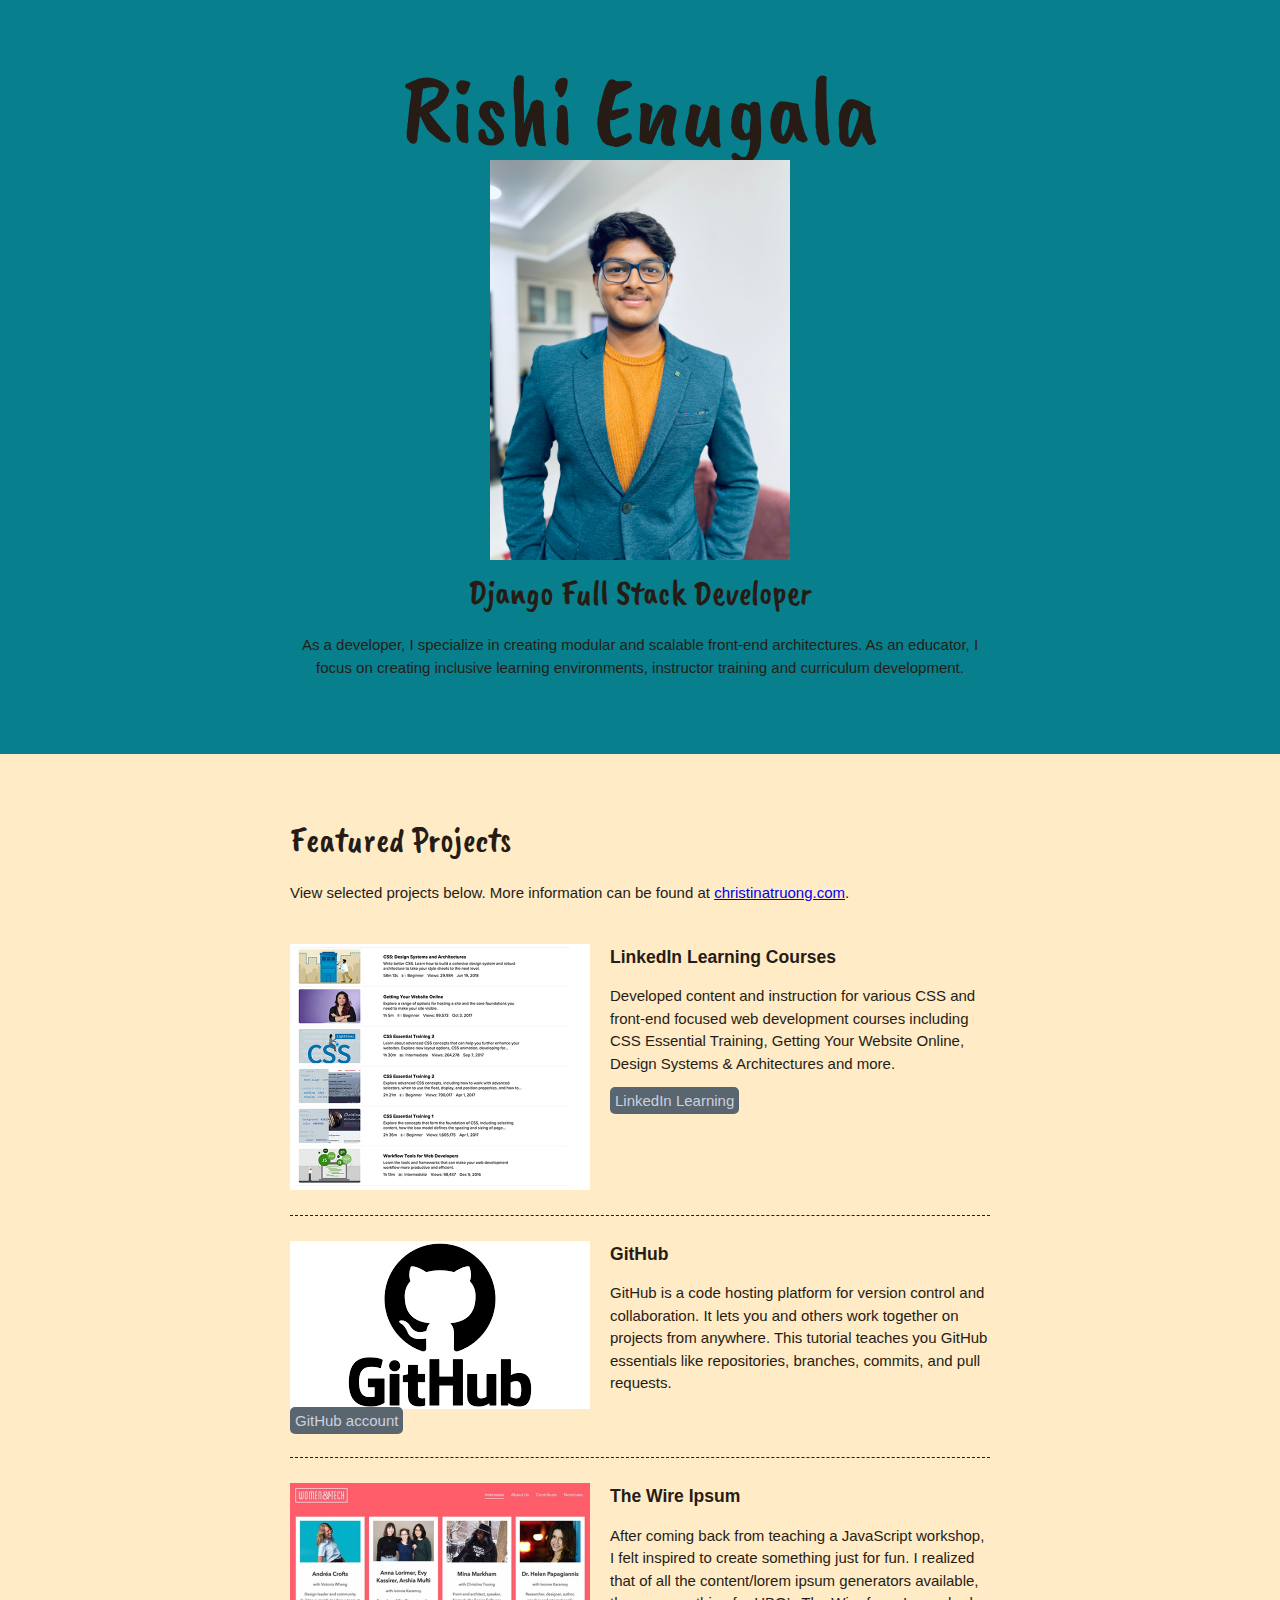
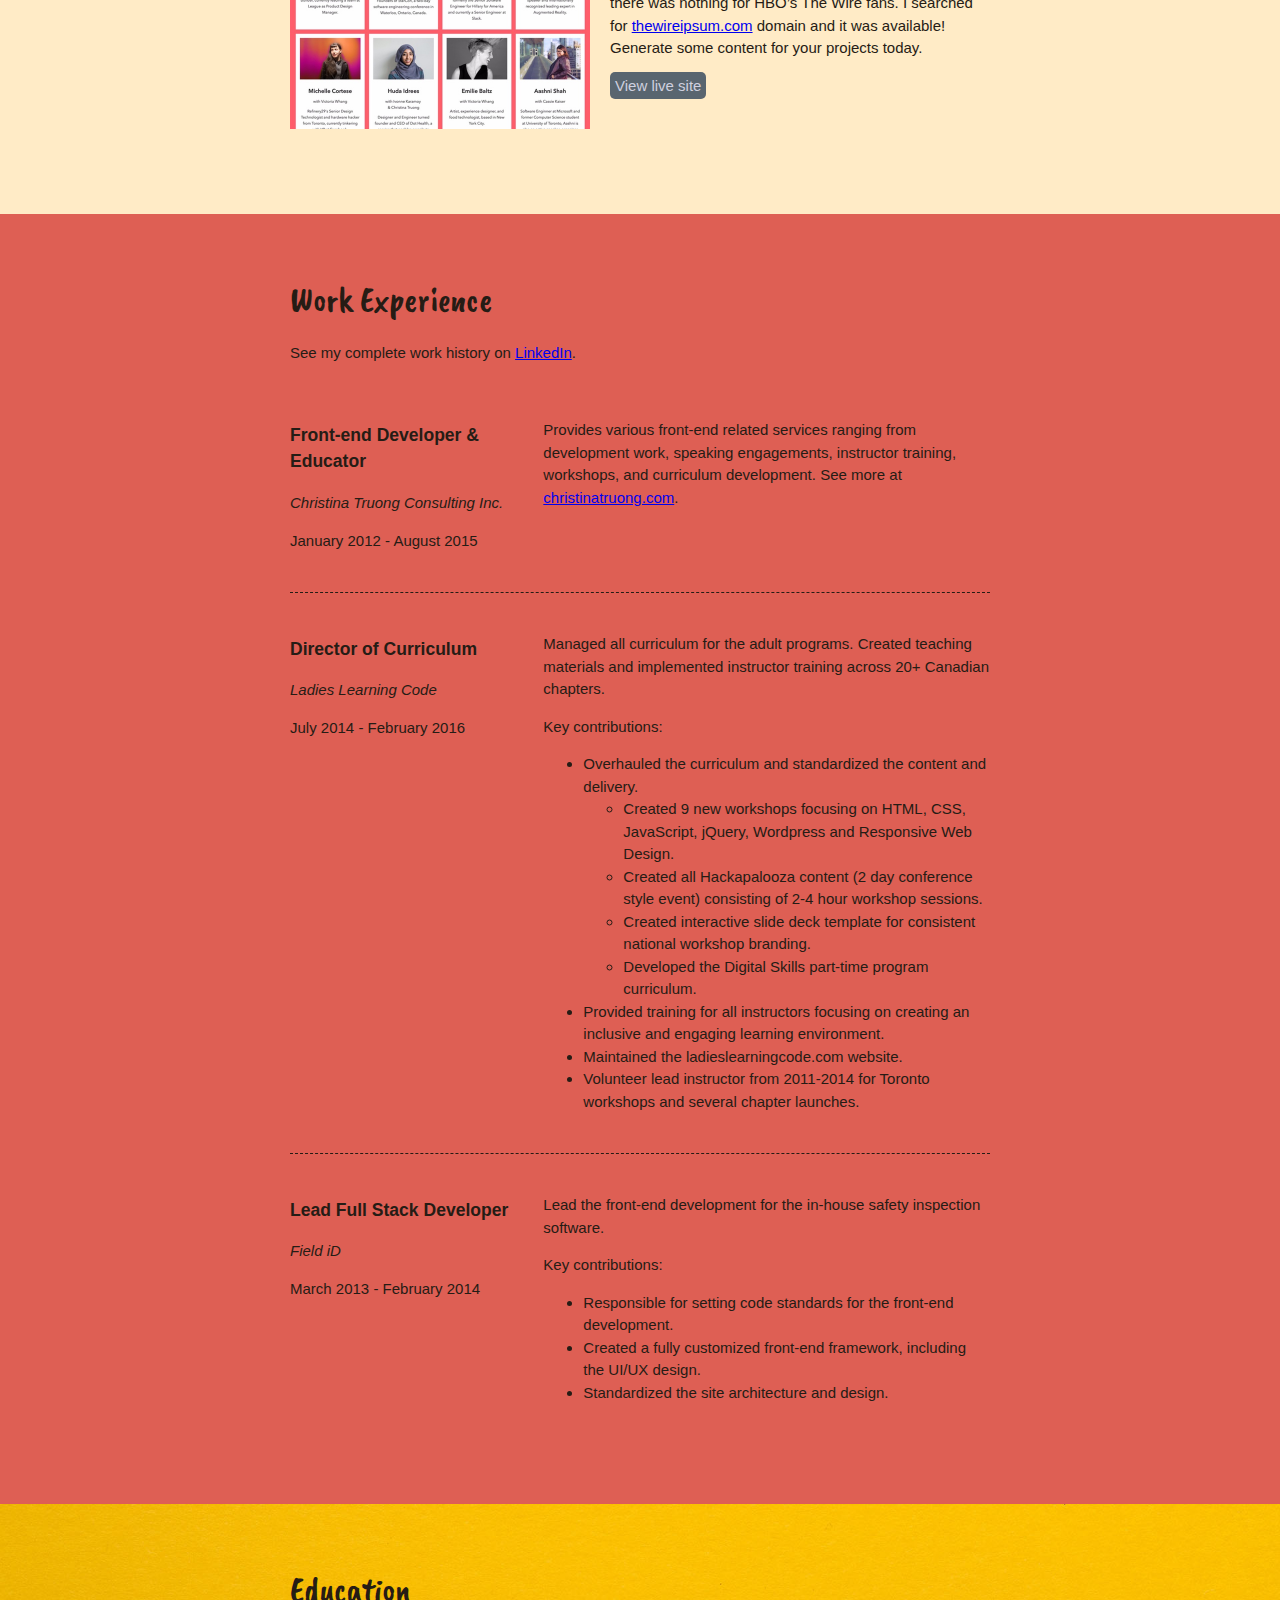
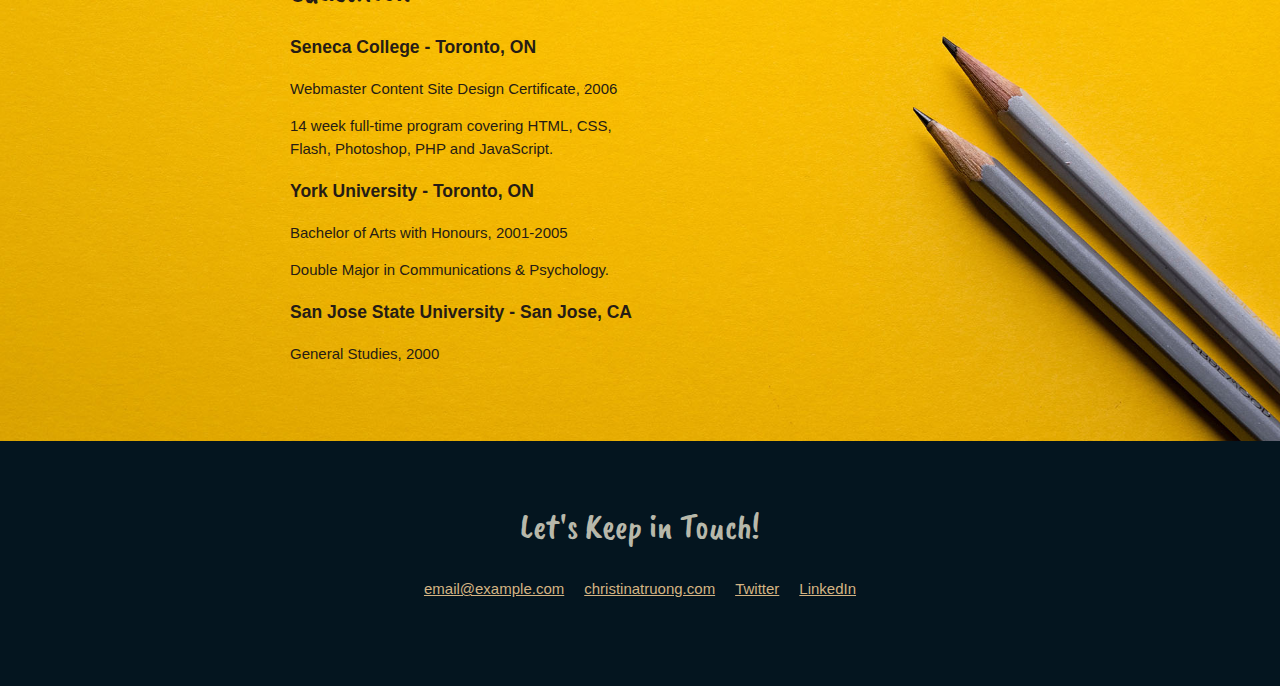
<file: css-portfolio/index.html>
<!DOCTYPE html>
<html lang="en">
  <head>
    <meta charset="UTF-8">
    <meta name="viewport" content="width=device-width, initial-scale=1.0">
    <title>Sample Resume</title>
    <link rel="preconnect" href="https://fonts.googleapis.com">
    <link rel="preconnect" href="https://fonts.gstatic.com" crossorigin>
    <link href="https://fonts.googleapis.com/css2?family=Caveat+Brush&family=Montserrat&display=swap" rel="stylesheet">
    <link rel="stylesheet" href="css/styles.css">
  </head>
  <body>
    <main>
      <!-- ***********************  ABOUT / PROFILE  *********************** -->
      <header>
        <div class="content-wrap">
          <h1>Rishi Enugala</h1>
          <img src="images/image.jpg" alt="myImage">
          <h2>Django Full Stack Developer</h2>
          

          <p>As a developer, I specialize in creating modular and scalable front-end architectures. As an educator, I focus on creating inclusive learning environments, instructor training and curriculum development.</p>
          <!-- <p>I’m also exploring more creative pursuits designing tee shirts and accessories for <a href="http://teethang.com" target="_blank">Nuthin’ But a Tee Thang</a>, an online store I’m running with my husband.</p> -->
        </div>
      </header>

      <!-- ********************  PROJECTS / PORTFOLIO  ********************* -->
      <section class="projects">
        <div class="content-wrap divider">
          <h2>Featured Projects</h2>
          <p>View selected projects below. More information can be found at <a href="http://christinatruong.com">christinatruong.com</a>.</p>

          <!-- Project 1 -->
          <section class="project-item">
            <img src="images/project-courses.jpg" alt="description of image">
            <h3>LinkedIn Learning Courses</h3>
            <p>Developed content and instruction for various CSS and front-end focused web development courses including CSS Essential Training, Getting Your Website Online, Design Systems & Architectures and more.</p>
            <a class="btn" href="https://www.linkedin.com/learning/me/my-library/in-progress?u=89447330" target="_blank">LinkedIn Learning</a>
            
          </section>

          <!-- Project 2 -->
          <section class="project-item">
            <img src="images/download.png" alt="description of image">
            <h3>GitHub</h3>           
            <p>GitHub is a code hosting platform for version control and collaboration. It lets you and others work together on projects from anywhere. This tutorial teaches you GitHub essentials like repositories, branches, commits, and pull requests.</p>
            <a class="btn" href="https://github.com/Rishi-1482" target="_blank">GitHub account</a>
          </section>

          <!-- Project 3 -->
          <section class="project-item">
            <img src="images/project-women-tech.jpg" alt="description of image">
            <h3>The Wire Ipsum</h3>           
            <p>After coming back from teaching a JavaScript workshop, I felt inspired to create something just for fun. I realized that of all the content/lorem ipsum generators available, there was nothing for HBO’s The Wire fans. I searched for <a href="http://thewireipsum.com" target="_blank">thewireipsum.com</a> domain and it was available! Generate some content for your projects today.</p>
            <a class="btn" href="http://thewireipsum.com" target="_blank">View live site</a>
          </section>
        </div>
      </section>

      <!-- ***********************  WORK EXPERIENCE  *********************** -->
      <section class="work-experience">
        <div class="content-wrap item-details divider">
          <h2>Work Experience</h2>
          <p>See my complete work history on <a href="https://www.linkedin.com/in/christinatruong/">LinkedIn</a>.</p>

          <!-- Job 1 -->
          <section class="job-item">
            <div class="job-details">
              <h3>Front-end Developer & Educator</h3>
              <p>Christina Truong Consulting Inc.</p>
              <p>January 2012 - August 2015</p>
            </div>
            <div class="job-summary">
              <p>Provides various front-end related services ranging from development work, speaking engagements, instructor training, workshops, and curriculum development. See more at  <a href="http://christinatruong.com">christinatruong.com</a>.</p>
            </div>
            
          </section>

          <!-- Job 2 -->
          <section class="job-item">
            <div class="job-details">
              <h3>Director of Curriculum</h3>
              <p>Ladies Learning Code</p>
              <p>July 2014 - February 2016</p>
            </div>
            <div class="job-summary">
              <p>Managed all curriculum for the adult programs. Created teaching materials and implemented instructor training across 20+ Canadian chapters.</p>
              <p>Key contributions:</p>
              <ul>
                <li>Overhauled the curriculum and standardized the content and delivery.
                  <ul>
                    <li>Created 9 new workshops focusing on HTML, CSS, JavaScript, jQuery, Wordpress and Responsive Web Design.</li>
                    <li>Created all Hackapalooza content (2 day conference style event) consisting of 2-4 hour workshop sessions.</li>
                    <li>Created interactive slide deck template for consistent national workshop branding.</li>
                    <li>Developed the Digital Skills part-time program curriculum.</li>
                  </ul>
                </li>
                <li>Provided training for all instructors focusing on creating an inclusive and engaging learning environment.</li>
                <li>Maintained the ladieslearningcode.com website.</li>
                <li>Volunteer lead instructor from 2011-2014 for Toronto workshops and several chapter launches.</li>
              </ul>
            </div>
            
          </section>

          <!-- Job 3 -->
          <section class="job-item">
            <div>
              <h3>Lead Full Stack Developer</h3>
              <p>Field iD</p>
              <p>March 2013 - February 2014</p>
            </div>
            <div>
              <p>Lead the front-end development for the in-house safety inspection software.</p>
              <p>Key contributions:</p>
              <ul>
                <li>Responsible for setting code standards for the front-end development.</li>
                <li>Created a fully customized front-end framework, including the UI/UX design.</li>
                <li>Standardized the site architecture and design.</li>
              </ul>
            </div>
          </section>
        </div>
      </section>

      <!-- ******************  EDUCATION & CERTIFICATIONS ****************** -->
      <section class="education">
        <div class="content-wrap">
          <h2>Education</h2>

          <section>
            <h3>Seneca College - Toronto, ON</h3>
            <p>Webmaster Content Site Design Certificate, 2006</p>
            <p>14 week full-time program covering HTML, CSS, Flash, Photoshop, PHP and JavaScript.</p>
          </section>

          <section>
            <h3>York University - Toronto, ON</h3>
            <p>Bachelor of Arts with Honours, 2001-2005</p>
            <p>Double Major in Communications & Psychology.</p>
          </section>

          <section>
            <h3>San Jose State University - San Jose, CA</h3>
            <p>General Studies, 2000</p>
          </section>
        </div>
      </section>

      <!-- *****************  CONTACT INFO / SOCIAL MEDIA  ***************** -->
      <footer>
        <div class="content-wrap">
          <h2>Let's Keep in Touch!</h2>

          <!-- Social media and contact links. Add or remove any networks. -->
          <ul class="contact-list">
            <li><a href="mailto:email@example.com">email@example.com</a></li>
            <li><a href="http://christinatruong.com" target="_blank">christinatruong.com</a></li>
            <li><a href="http://twitter.com/christinatruong" target="_blank">Twitter</a></li>
            <li><a href="https://www.linkedin.com/feed/" target="_blank">LinkedIn</a></li>
          </ul>
        </div>
      </footer>
    </main>
  </body>
</html>
</file>
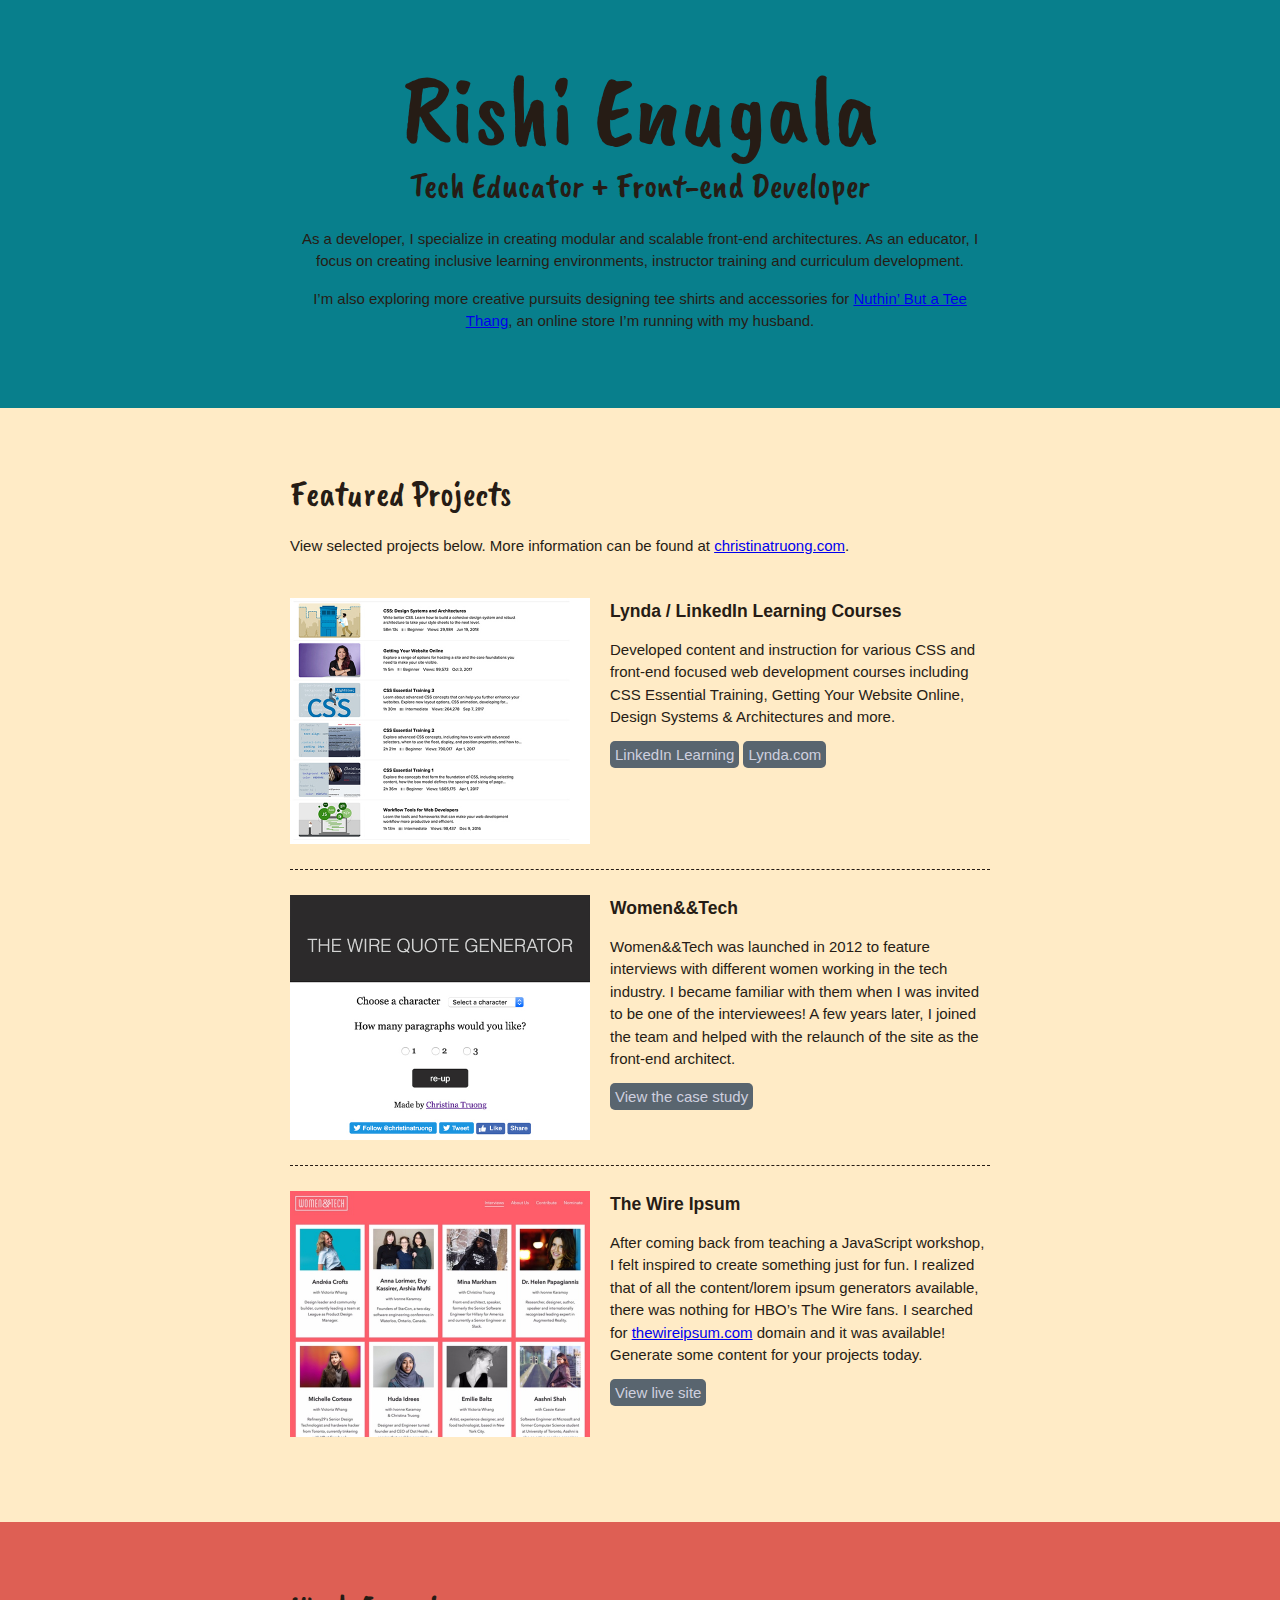
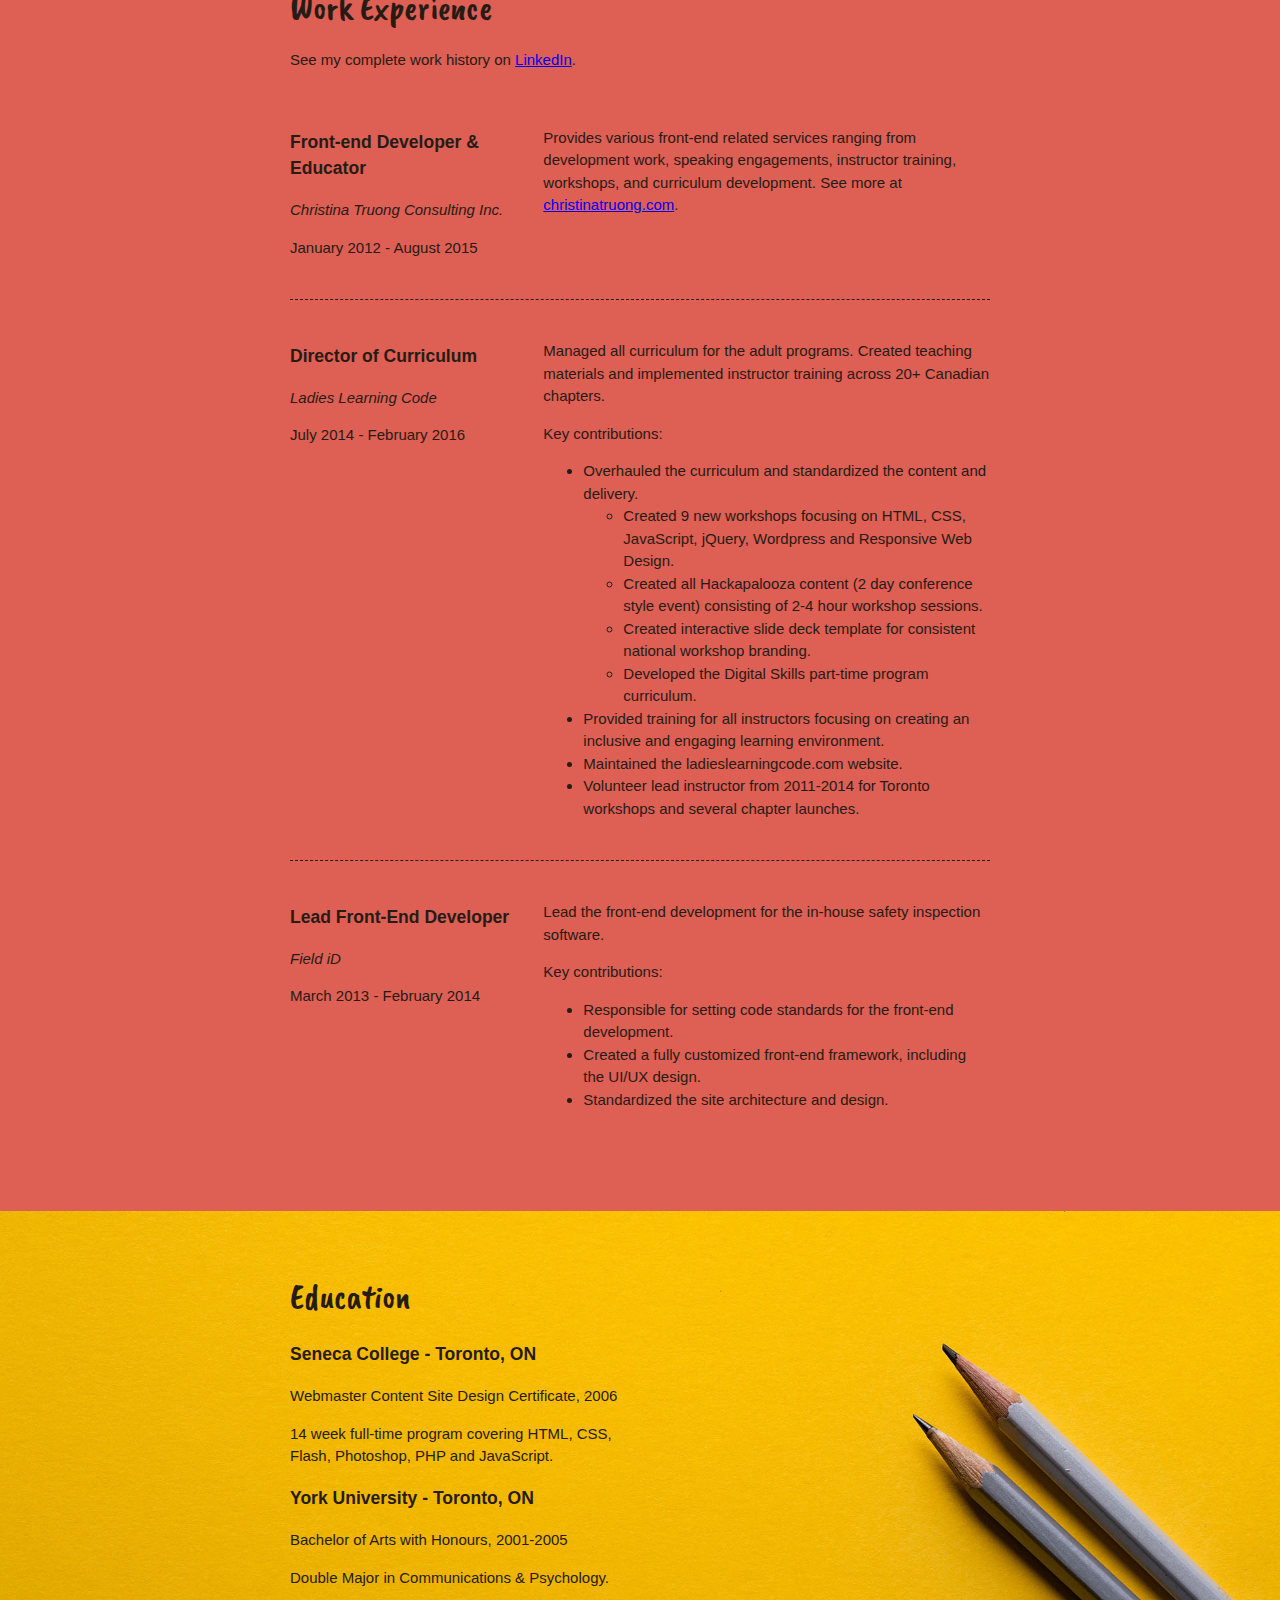
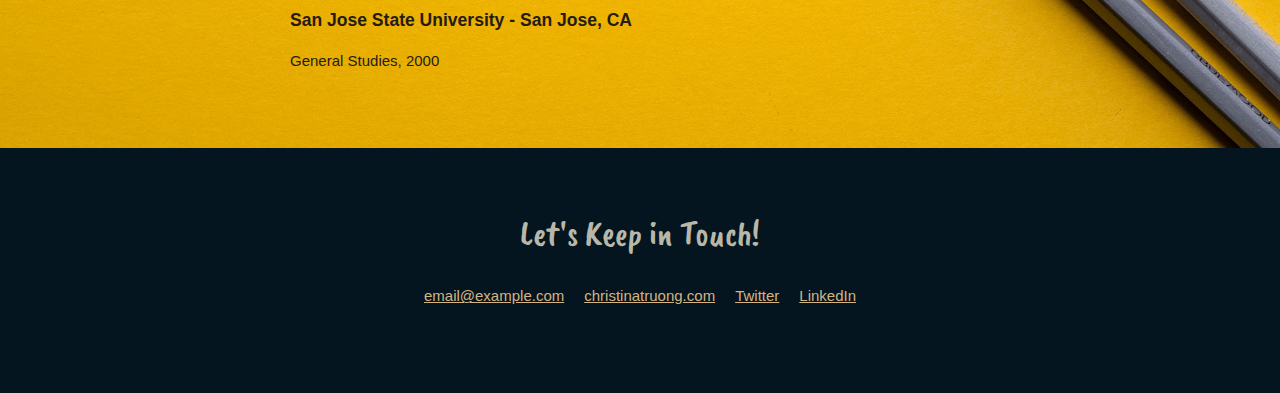
<file: css-portfolio/index 2.html>
<!DOCTYPE html>
<html lang="en">
  <head>
    <meta charset="UTF-8">
    <meta name="viewport" content="width=device-width, initial-scale=1.0">
    <title>Sample Resume</title>
    <link rel="preconnect" href="https://fonts.googleapis.com">
    <link rel="preconnect" href="https://fonts.gstatic.com" crossorigin>
    <link href="https://fonts.googleapis.com/css2?family=Caveat+Brush&family=Montserrat&display=swap" rel="stylesheet">
    <link rel="stylesheet" href="css/styles.css">
  </head>
  <body>
    <main>
      <!-- ***********************  ABOUT / PROFILE  *********************** -->
      <header>
        <div class="content-wrap">
          <h1>Rishi Enugala</h1>
          <h2>Tech Educator + Front-end Developer</h2>

          <p>As a developer, I specialize in creating modular and scalable front-end architectures. As an educator, I focus on creating inclusive learning environments, instructor training and curriculum development.</p>
          <p>I’m also exploring more creative pursuits designing tee shirts and accessories for <a href="http://teethang.com" target="_blank">Nuthin’ But a Tee Thang</a>, an online store I’m running with my husband.</p>
        </div>
      </header>

      <!-- ********************  PROJECTS / PORTFOLIO  ********************* -->
      <section class="projects">
        <div class="content-wrap divider">
          <h2>Featured Projects</h2>
          <p>View selected projects below. More information can be found at <a href="http://christinatruong.com">christinatruong.com</a>.</p>

          <!-- Project 1 -->
          <section class="project-item">
            <img src="images/project-courses.jpg" alt="description of image">
            <h3>Lynda / LinkedIn Learning Courses</h3>
            <p>Developed content and instruction for various CSS and front-end focused web development courses including CSS Essential Training, Getting Your Website Online, Design Systems & Architectures and more.</p>
            <a class="btn" href="https://www.linkedin.com/learning/instructors/christina-truong?u=2125562" target="_blank">LinkedIn Learning</a>
            <a class="btn" href="https://www.lynda.com/Christina-Truong/7842227-1.html">Lynda.com</a>
          </section>

          <!-- Project 2 -->
          <section class="project-item">
            <img src="images/project-wire-ipsum.jpg" alt="description of image">
            <h3>Women&&Tech</h3>           
            <p>Women&&Tech was launched in 2012 to feature interviews with different women working in the tech industry. I became familiar with them when I was invited to be one of the interviewees! A few years later, I joined the team and helped with the relaunch of the site as the front-end architect.</p>
            <a class="btn" href="http://christinatruong.com/projects/women-and-tech-redesign.html" target="_blank">View the case study</a>
          </section>

          <!-- Project 3 -->
          <section class="project-item">
            <img src="images/project-women-tech.jpg" alt="description of image">
            <h3>The Wire Ipsum</h3>           
            <p>After coming back from teaching a JavaScript workshop, I felt inspired to create something just for fun. I realized that of all the content/lorem ipsum generators available, there was nothing for HBO’s The Wire fans. I searched for <a href="http://thewireipsum.com" target="_blank">thewireipsum.com</a> domain and it was available! Generate some content for your projects today.</p>
            <a class="btn" href="http://thewireipsum.com" target="_blank">View live site</a>
          </section>
        </div>
      </section>

      <!-- ***********************  WORK EXPERIENCE  *********************** -->
      <section class="work-experience">
        <div class="content-wrap item-details divider">
          <h2>Work Experience</h2>
          <p>See my complete work history on <a href="https://www.linkedin.com/in/christinatruong/">LinkedIn</a>.</p>

          <!-- Job 1 -->
          <section class="job-item">
            <div class="job-details">
              <h3>Front-end Developer & Educator</h3>
              <p>Christina Truong Consulting Inc.</p>
              <p>January 2012 - August 2015</p>
            </div>
            <div class="job-summary">
              <p>Provides various front-end related services ranging from development work, speaking engagements, instructor training, workshops, and curriculum development. See more at  <a href="http://christinatruong.com">christinatruong.com</a>.</p>
            </div>
            
          </section>

          <!-- Job 2 -->
          <section class="job-item">
            <div class="job-details">
              <h3>Director of Curriculum</h3>
              <p>Ladies Learning Code</p>
              <p>July 2014 - February 2016</p>
            </div>
            <div class="job-summary">
              <p>Managed all curriculum for the adult programs. Created teaching materials and implemented instructor training across 20+ Canadian chapters.</p>
              <p>Key contributions:</p>
              <ul>
                <li>Overhauled the curriculum and standardized the content and delivery.
                  <ul>
                    <li>Created 9 new workshops focusing on HTML, CSS, JavaScript, jQuery, Wordpress and Responsive Web Design.</li>
                    <li>Created all Hackapalooza content (2 day conference style event) consisting of 2-4 hour workshop sessions.</li>
                    <li>Created interactive slide deck template for consistent national workshop branding.</li>
                    <li>Developed the Digital Skills part-time program curriculum.</li>
                  </ul>
                </li>
                <li>Provided training for all instructors focusing on creating an inclusive and engaging learning environment.</li>
                <li>Maintained the ladieslearningcode.com website.</li>
                <li>Volunteer lead instructor from 2011-2014 for Toronto workshops and several chapter launches.</li>
              </ul>
            </div>
            
          </section>

          <!-- Job 3 -->
          <section class="job-item">
            <div>
              <h3>Lead Front-End Developer</h3>
              <p>Field iD</p>
              <p>March 2013 - February 2014</p>
            </div>
            <div>
              <p>Lead the front-end development for the in-house safety inspection software.</p>
              <p>Key contributions:</p>
              <ul>
                <li>Responsible for setting code standards for the front-end development.</li>
                <li>Created a fully customized front-end framework, including the UI/UX design.</li>
                <li>Standardized the site architecture and design.</li>
              </ul>
            </div>
          </section>
        </div>
      </section>

      <!-- ******************  EDUCATION & CERTIFICATIONS ****************** -->
      <section class="education">
        <div class="content-wrap">
          <h2>Education</h2>

          <section>
            <h3>Seneca College - Toronto, ON</h3>
            <p>Webmaster Content Site Design Certificate, 2006</p>
            <p>14 week full-time program covering HTML, CSS, Flash, Photoshop, PHP and JavaScript.</p>
          </section>

          <section>
            <h3>York University - Toronto, ON</h3>
            <p>Bachelor of Arts with Honours, 2001-2005</p>
            <p>Double Major in Communications & Psychology.</p>
          </section>

          <section>
            <h3>San Jose State University - San Jose, CA</h3>
            <p>General Studies, 2000</p>
          </section>
        </div>
      </section>

      <!-- *****************  CONTACT INFO / SOCIAL MEDIA  ***************** -->
      <footer>
        <div class="content-wrap">
          <h2>Let's Keep in Touch!</h2>

          <!-- Social media and contact links. Add or remove any networks. -->
          <ul class="contact-list">
            <li><a href="mailto:email@example.com">email@example.com</a></li>
            <li><a href="http://christinatruong.com" target="_blank">christinatruong.com</a></li>
            <li><a href="http://twitter.com/christinatruong" target="_blank">Twitter</a></li>
            <li><a href="#" target="_blank">LinkedIn</a></li>
          </ul>
        </div>
      </footer>
    </main>
  </body>
</html>
</file>
<file: css-portfolio/css/styles.css>
/*
#7D98A1 - pewter blue
#087f8c - metallic seaweed
#ffebc6 - blanched almond
#a22c29 - auburn red
#261c15 - black chocolate
#04151f - richi black FORGA 29
*/

/*Global styles
-----------------------------------*/
html{
    box-sizing: border-box;
}
*, *::before, *::after{
    box-sizing: inherit;
}
body{
    color: #261c15;
    margin: 0;
    padding: 0;
    /* font-family: 'Caveat Brush', cursive; */
    font-family: 'Nunito', sans-serif;
    font-size: 15px;
    line-height: 1.5;
    
}

img{
    width: 300px;
}
a:hover{
    text-decoration: none;
}
h1 {
    font-size: 100px;
    line-height: 1;
}
h2 {
    font-size: 35px;
}
h1, h2{
    font-family: 'Caveat Brush', cursive;
    font-weight: 400;
    margin: 0;
}
.content-wrap{
    max-width: 700px;
    width: 85%;
    margin: 0 auto;
    padding: 60px 0;
}
.item-details h3 + p{
    font-style: italic;
}
.item-details h ~ p{
    margin: 0;
}

.divider > section{
    border-bottom: 1.99px dashed #261c15;
    padding: 25px 0;
}
.divider > section:last-of-type{
    border-bottom: none;
}


/*Profile
-----------------------------------*/
header{
    background-color:#087f8c;  
}


/*Projects
-----------------------------------*/
.projects{
    background-color:#ffebc6 ;
}

.projects .btn{
    color:#cfd0df ;
    background-color: #59656f;
    padding: 5px;
    border-radius: 5px;
    text-decoration: none;
    display: inline;
    
}
.projects .btn:hover{
    background-color: rgb(89,101,111,70%);
}
.project-item {
    overflow: hidden;
    border-bottom: 1.99px dashed #261c15;
    padding: 25px 0;
}

.project-item h3{
    margin: 0;
}

/*Work Experience
-----------------------------------*/
.work-experience{
    background-color: #de5f54;
    
}
.job-item {
    display: grid;
    grid-template-columns: 1fr 2fr;
    column-gap: 30px;
}

/*Education
-----------------------------------*/
.education{
    background-image: url(../images/joanna-kosinska-unsplash.jpg);
    background-size: cover;
    background-position: top right;
    
}
.education p{
    width: 50%;
}

/*Contact info
-----------------------------------*/
footer{
    background-color: #04151f;
    color:#b8b8aa;
    
}
/* .h2footer{
    font-style: italic;
} */
.contact-list{
    list-style-type: none;
    padding: 0px;
    display: flex;
    justify-content: center;
    
}
.contact-list a{
    padding: 10px;
    display: inline-block;
    color: #d4b483;
}

/*Responsive
-----------------------------------*/
@media screen and (min-width:750px){
    header, footer{
        text-align: center;
    }
    .project-item img{
        float:left;
        margin-right: 20px;
    }
    .job-item {
        display: grid;
        grid-template-columns: 1fr 2fr;
        column-gap: 30px;
    }
    .contact-list{
        display: flex;
        justify-content: center;
    }

}

@media screen and (max-width:749px){
    h1{
        font-size: 75px;
        line-height: 0.9;
        margin-bottom: 20px;
    }
    h1, h2{
        line-height: 1;;
    }
    .contact-list a{
        padding: 5px;
    }
}
</file>
